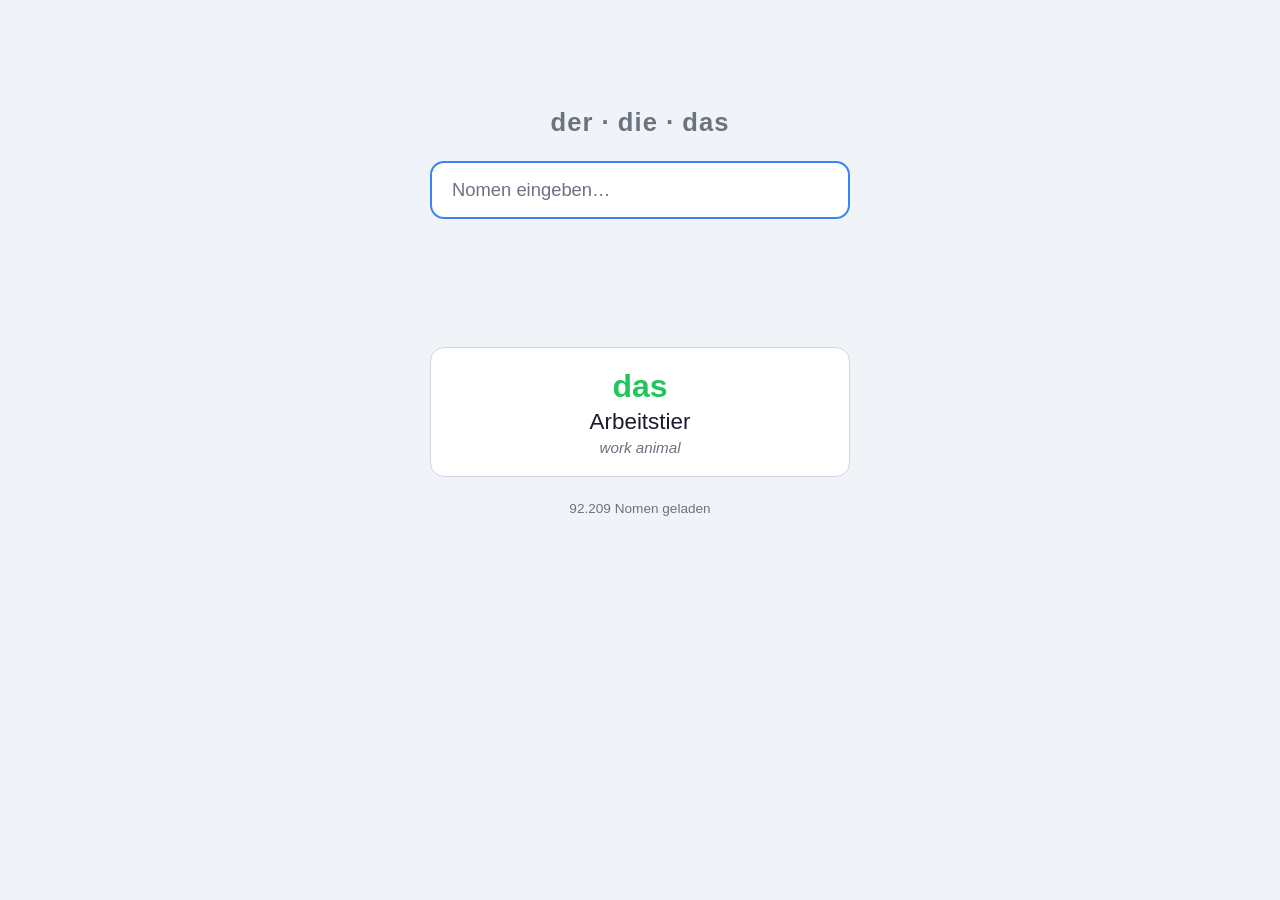
<file: web/index.html>
<!DOCTYPE html>
<html lang="de">
<head>
  <meta charset="UTF-8">
  <meta name="viewport" content="width=device-width, initial-scale=1.0, viewport-fit=cover">
  <meta name="apple-mobile-web-app-capable" content="yes">
  <meta name="apple-mobile-web-app-status-bar-style" content="black-translucent">
  <meta name="theme-color" content="#1a1a2e" media="(prefers-color-scheme: dark)">
  <meta name="theme-color" content="#f0f4f8" media="(prefers-color-scheme: light)">
  <title>der / die / das</title>
  <link rel="manifest" href="manifest.json">
  <link rel="apple-touch-icon" href="data:image/svg+xml,<svg xmlns='http://www.w3.org/2000/svg' viewBox='0 0 100 100'><text y='.9em' font-size='90'>📖</text></svg>">
  <link rel="stylesheet" href="style.css">
</head>
<body>
  <main>
    <h1>der · die · das</h1>
    <div class="search-wrap">
      <input
        id="search"
        type="text"
        autocomplete="off"
        autocorrect="off"
        autocapitalize="sentences"
        spellcheck="false"
        placeholder="Nomen eingeben…"
        aria-label="German noun search"
      >
      <ul id="suggestions" class="suggestions" role="listbox"></ul>
    </div>
    <div id="result" class="result" aria-live="polite"></div>
    <div id="random" class="random" style="display:none" aria-live="polite"></div>
    <p class="hint" id="status">Wörterbuch wird geladen…</p>
  </main>
  <script src="app.js"></script>
</body>
</html>
</file>
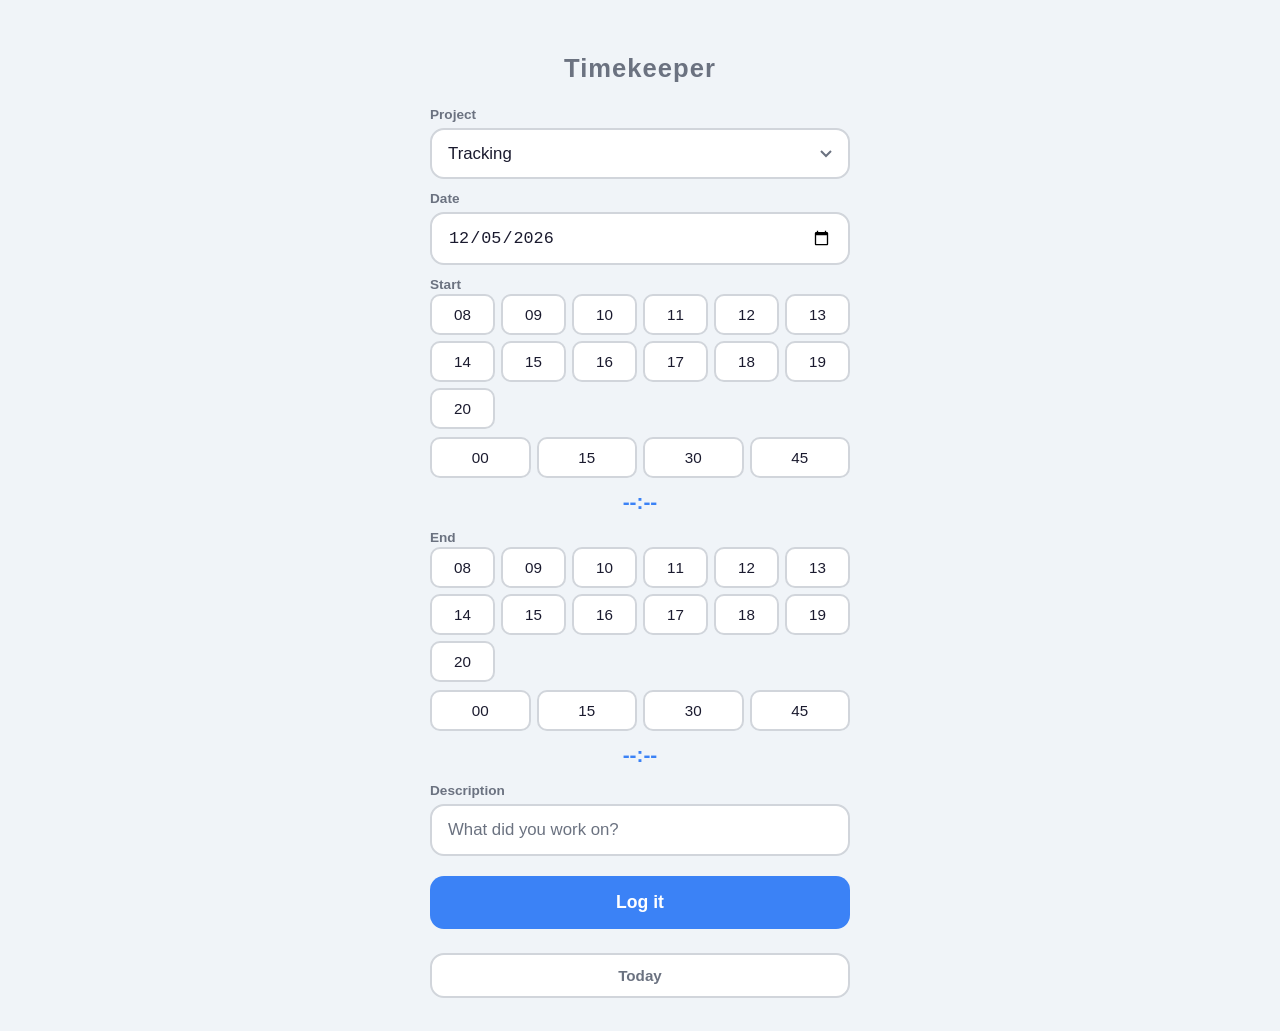
<file: web/timekeeper/index.html>
<!DOCTYPE html>
<html lang="en">
<head>
  <meta charset="UTF-8">
  <meta name="viewport" content="width=device-width, initial-scale=1.0, viewport-fit=cover">
  <meta name="apple-mobile-web-app-capable" content="yes">
  <meta name="apple-mobile-web-app-status-bar-style" content="black-translucent">
  <meta name="theme-color" content="#1a1a2e" media="(prefers-color-scheme: dark)">
  <meta name="theme-color" content="#f0f4f8" media="(prefers-color-scheme: light)">
  <title>Timekeeper</title>
  <link rel="manifest" href="manifest.json">
  <link rel="apple-touch-icon" href="data:image/svg+xml,<svg xmlns='http://www.w3.org/2000/svg' viewBox='0 0 100 100'><text y='.9em' font-size='90'>⏱️</text></svg>">
  <link rel="stylesheet" href="style.css">
</head>
<body>
  <main>
    <h1>Timekeeper</h1>

    <form id="entry-form" autocomplete="off">
      <label for="project">Project</label>
      <select id="project" required></select>

      <label for="date">Date</label>
      <input id="date" type="date" required>

      <div class="time-picker">
        <label>Start</label>
        <div class="hour-grid" id="start-hours"></div>
        <div class="minute-grid" id="start-minutes"></div>
        <div class="time-display" id="start-display">--:--</div>
      </div>

      <div class="time-picker">
        <label>End</label>
        <div class="hour-grid" id="end-hours"></div>
        <div class="minute-grid" id="end-minutes"></div>
        <div class="time-display" id="end-display">--:--</div>
      </div>

      <label for="description">Description</label>
      <div id="chips" class="chips"></div>
      <input id="description" type="text" placeholder="What did you work on?" required>

      <button type="submit" id="submit-btn">Log it</button>
    </form>

    <button type="button" id="today-btn" class="today-btn">Today</button>
    <div id="today-list" class="today-list"></div>

    <div id="toast" class="toast" aria-live="polite"></div>
  </main>
  <script src="app.js"></script>
</body>
</html>
</file>
<file: web/style.css>
*,
*::before,
*::after {
  margin: 0;
  padding: 0;
  box-sizing: border-box;
}

:root {
  --bg: #f0f4f8;
  --surface: #ffffff;
  --text: #1a1a2e;
  --text-muted: #6b7280;
  --border: #d1d5db;
  --shadow: rgba(0, 0, 0, 0.08);
  --radius: 14px;
  --masculine: #3b82f6;
  --feminine: #ef4444;
  --neuter: #22c55e;
}

@media (prefers-color-scheme: dark) {
  :root {
    --bg: #1a1a2e;
    --surface: #25253e;
    --text: #e4e4ef;
    --text-muted: #9ca3af;
    --border: #3f3f5c;
    --shadow: rgba(0, 0, 0, 0.3);
    --masculine: #60a5fa;
    --feminine: #f87171;
    --neuter: #4ade80;
  }
}

html {
  font-size: 16px;
  -webkit-text-size-adjust: 100%;
}

body {
  font-family: -apple-system, BlinkMacSystemFont, "Segoe UI", Roboto, Helvetica, Arial, sans-serif;
  background: var(--bg);
  color: var(--text);
  min-height: 100dvh;
  display: flex;
  align-items: flex-start;
  justify-content: center;
  padding: env(safe-area-inset-top, 20px) 16px 32px;
}

main {
  width: 100%;
  max-width: 420px;
  margin-top: 12vh;
  display: flex;
  flex-direction: column;
  align-items: center;
  gap: 24px;
}

h1 {
  font-size: 1.6rem;
  font-weight: 700;
  letter-spacing: 0.04em;
  color: var(--text-muted);
}

.search-wrap {
  width: 100%;
  position: relative;
}

#search {
  width: 100%;
  padding: 16px 20px;
  font-size: 1.15rem;
  border: 2px solid var(--border);
  border-radius: var(--radius);
  background: var(--surface);
  color: var(--text);
  outline: none;
  transition: border-color 0.2s;
  -webkit-appearance: none;
}

#search:focus {
  border-color: var(--masculine);
}

#search::placeholder {
  color: var(--text-muted);
}

.suggestions {
  list-style: none;
  position: absolute;
  top: calc(100% + 4px);
  left: 0;
  right: 0;
  background: var(--surface);
  border: 2px solid var(--border);
  border-radius: var(--radius);
  box-shadow: 0 8px 24px var(--shadow);
  max-height: 260px;
  overflow-y: auto;
  z-index: 10;
  display: none;
}

.suggestions.open {
  display: block;
}

.suggestions li {
  padding: 12px 20px;
  cursor: pointer;
  display: flex;
  justify-content: space-between;
  align-items: center;
  font-size: 1.05rem;
  transition: background 0.15s;
}

.suggestions li:not(:last-child) {
  border-bottom: 1px solid var(--border);
}

.suggestions li:hover,
.suggestions li.active {
  background: var(--bg);
}

.suggestions li .article {
  font-weight: 600;
  margin-left: 12px;
  flex-shrink: 0;
}

.result {
  text-align: center;
  min-height: 80px;
  display: flex;
  flex-direction: column;
  align-items: center;
  justify-content: center;
  gap: 4px;
}

.result .article {
  font-size: 2.4rem;
  font-weight: 800;
  letter-spacing: 0.02em;
}

.result .noun {
  font-size: 1.6rem;
  font-weight: 500;
  color: var(--text-muted);
}

.result .noun {
  font-size: 1.6rem;
  font-weight: 500;
  color: var(--text-muted);
}

.result .translation {
  font-size: 1.05rem;
  color: var(--text-muted);
  font-style: italic;
  margin-top: 2px;
}

.result .not-found {
  font-size: 1.1rem;
  color: var(--text-muted);
}

/* Suggestion list: word + translation on the left, article on the right */
.suggestion-left {
  display: flex;
  flex-direction: column;
  gap: 1px;
  min-width: 0;
}

.suggestion-word {
  font-weight: 500;
}

.suggestion-en {
  font-size: 0.82rem;
  color: var(--text-muted);
  font-style: italic;
  white-space: nowrap;
  overflow: hidden;
  text-overflow: ellipsis;
}

/* Random noun card */
.random {
  text-align: center;
  display: flex;
  flex-direction: column;
  align-items: center;
  gap: 4px;
  padding: 20px;
  background: var(--surface);
  border-radius: var(--radius);
  border: 1px solid var(--border);
  width: 100%;
}

.random-article {
  font-size: 2rem;
  font-weight: 800;
}

.random-noun {
  font-size: 1.4rem;
  font-weight: 500;
}

.random-en {
  font-size: 0.95rem;
  color: var(--text-muted);
  font-style: italic;
}

.gender-m { color: var(--masculine); }
.gender-f { color: var(--feminine); }
.gender-n { color: var(--neuter); }

.hint {
  font-size: 0.85rem;
  color: var(--text-muted);
}

@media (max-height: 600px) {
  main {
    margin-top: 4vh;
  }
}
</file>
<file: web/timekeeper/style.css>
*,
*::before,
*::after {
  margin: 0;
  padding: 0;
  box-sizing: border-box;
}

:root {
  --bg: #f0f4f8;
  --surface: #ffffff;
  --text: #1a1a2e;
  --text-muted: #6b7280;
  --border: #d1d5db;
  --shadow: rgba(0, 0, 0, 0.08);
  --radius: 14px;
  --accent: #3b82f6;
  --accent-hover: #2563eb;
  --success: #22c55e;
  --chip-bg: #e5e7eb;
  --chip-text: #374151;
}

@media (prefers-color-scheme: dark) {
  :root {
    --bg: #1a1a2e;
    --surface: #25253e;
    --text: #e4e4ef;
    --text-muted: #9ca3af;
    --border: #3f3f5c;
    --shadow: rgba(0, 0, 0, 0.3);
    --accent: #60a5fa;
    --accent-hover: #3b82f6;
    --success: #4ade80;
    --chip-bg: #3f3f5c;
    --chip-text: #d1d5db;
  }
}

html {
  font-size: 16px;
  -webkit-text-size-adjust: 100%;
}

body {
  font-family: -apple-system, BlinkMacSystemFont, "Segoe UI", Roboto, Helvetica, Arial, sans-serif;
  background: var(--bg);
  color: var(--text);
  min-height: 100dvh;
  display: flex;
  align-items: flex-start;
  justify-content: center;
  padding: env(safe-area-inset-top, 20px) 16px 32px;
}

main {
  width: 100%;
  max-width: 420px;
  margin-top: 6vh;
  display: flex;
  flex-direction: column;
  align-items: center;
  gap: 24px;
}

h1 {
  font-size: 1.6rem;
  font-weight: 700;
  letter-spacing: 0.04em;
  color: var(--text-muted);
}

form {
  width: 100%;
  display: flex;
  flex-direction: column;
  gap: 12px;
}

label {
  font-size: 0.85rem;
  font-weight: 600;
  color: var(--text-muted);
  margin-bottom: -6px;
}

select,
input[type="date"],
input[type="time"],
input[type="text"] {
  width: 100%;
  padding: 14px 16px;
  font-size: 1.05rem;
  border: 2px solid var(--border);
  border-radius: var(--radius);
  background: var(--surface);
  color: var(--text);
  outline: none;
  transition: border-color 0.2s;
  -webkit-appearance: none;
  appearance: none;
}

select {
  background-image: url("data:image/svg+xml,%3Csvg xmlns='http://www.w3.org/2000/svg' width='12' height='8'%3E%3Cpath d='M1 1l5 5 5-5' stroke='%236b7280' stroke-width='2' fill='none'/%3E%3C/svg%3E");
  background-repeat: no-repeat;
  background-position: right 16px center;
  padding-right: 40px;
}

select:focus,
input:focus {
  border-color: var(--accent);
}

input::placeholder {
  color: var(--text-muted);
}

.time-picker {
  display: flex;
  flex-direction: column;
  gap: 8px;
}

.hour-grid {
  display: grid;
  grid-template-columns: repeat(6, 1fr);
  gap: 6px;
}

.minute-grid {
  display: grid;
  grid-template-columns: repeat(4, 1fr);
  gap: 6px;
}

.hour-grid button,
.minute-grid button {
  padding: 10px 0;
  font-size: 0.95rem;
  font-weight: 500;
  border: 2px solid var(--border);
  border-radius: 10px;
  background: var(--surface);
  color: var(--text);
  cursor: pointer;
  transition: background 0.15s, border-color 0.15s;
}

.hour-grid button:hover,
.minute-grid button:hover {
  border-color: var(--accent);
}

.hour-grid button.selected,
.minute-grid button.selected {
  background: var(--accent);
  border-color: var(--accent);
  color: #fff;
}

.time-display {
  text-align: center;
  font-size: 1.3rem;
  font-weight: 700;
  color: var(--accent);
  padding: 4px 0;
}

/* Activity chips */
.chips {
  display: flex;
  flex-wrap: wrap;
  gap: 8px;
}

.chips:empty {
  display: none;
}

.chip {
  padding: 6px 14px;
  font-size: 0.85rem;
  border-radius: 20px;
  background: var(--chip-bg);
  color: var(--chip-text);
  border: 1px solid var(--border);
  cursor: pointer;
  transition: background 0.15s, border-color 0.15s;
  white-space: nowrap;
  overflow: hidden;
  text-overflow: ellipsis;
  max-width: 100%;
}

.chip:hover,
.chip:active {
  background: var(--accent);
  color: #fff;
  border-color: var(--accent);
}

/* Submit button */
button[type="submit"] {
  margin-top: 8px;
  padding: 16px;
  font-size: 1.1rem;
  font-weight: 600;
  border: none;
  border-radius: var(--radius);
  background: var(--accent);
  color: #fff;
  cursor: pointer;
  transition: background 0.2s;
}

button[type="submit"]:hover {
  background: var(--accent-hover);
}

button[type="submit"]:disabled {
  opacity: 0.6;
  cursor: not-allowed;
}

.pending-badge {
  font-size: 0.8rem;
  font-weight: 400;
  opacity: 0.85;
}

/* Toast */
.toast {
  position: fixed;
  bottom: calc(env(safe-area-inset-bottom, 0px) + 24px);
  left: 50%;
  transform: translateX(-50%) translateY(100px);
  padding: 12px 24px;
  border-radius: var(--radius);
  background: var(--success);
  color: #fff;
  font-size: 0.95rem;
  font-weight: 600;
  opacity: 0;
  transition: transform 0.3s ease, opacity 0.3s ease;
  pointer-events: none;
  z-index: 100;
  white-space: nowrap;
}

.toast.visible {
  transform: translateX(-50%) translateY(0);
  opacity: 1;
}

.toast.error {
  background: #ef4444;
}

/* Today button */
.today-btn {
  width: 100%;
  padding: 12px;
  font-size: 0.95rem;
  font-weight: 600;
  border: 2px solid var(--border);
  border-radius: var(--radius);
  background: var(--surface);
  color: var(--text-muted);
  cursor: pointer;
  transition: border-color 0.2s;
}

.today-btn:hover,
.today-btn:active {
  border-color: var(--accent);
  color: var(--accent);
}

/* Today's entries list */
.today-list {
  width: 100%;
  display: none;
}

.today-list.open {
  display: flex;
  flex-direction: column;
  gap: 0;
}

.today-entry {
  display: flex;
  gap: 12px;
  padding: 10px 16px;
  font-size: 0.9rem;
  border-bottom: 1px solid var(--border);
}

.today-entry:last-child {
  border-bottom: none;
}

.today-time {
  flex-shrink: 0;
  font-weight: 600;
  font-variant-numeric: tabular-nums;
  color: var(--accent);
}

.today-desc {
  color: var(--text);
}

.today-empty {
  padding: 10px 16px;
  font-size: 0.9rem;
  color: var(--text-muted);
  font-style: italic;
}

@media (max-height: 600px) {
  main {
    margin-top: 2vh;
  }
}
</file>
